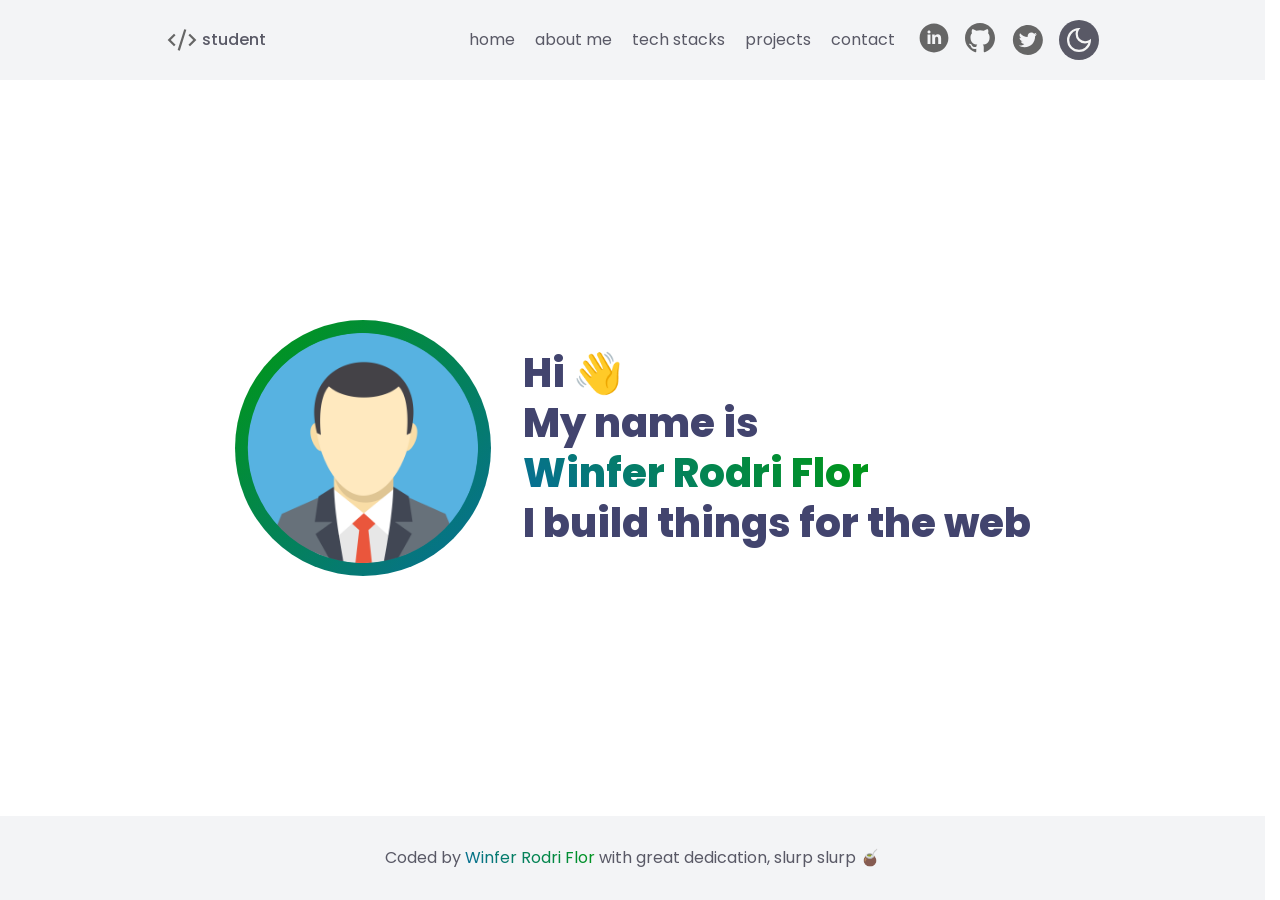
<file: index.html>
<!DOCTYPE html>
<html lang="en">
<head>
    <meta charset="UTF-8">
    <meta name="viewport" content="width=device-width, initial-scale=1.0">
    
    <!-- font family pack from 'google fonts' -->
    <link rel="preconnect" href="https://fonts.googleapis.com">
    <link rel="preconnect" href="https://fonts.gstatic.com" crossorigin>
    <link href="https://fonts.googleapis.com/css2?family=Poppins:ital,wght@0,100;0,200;0,300;0,400;0,500;0,600;0,700;0,800;0,900;1,100;1,200;1,300;1,400;1,500;1,600;1,700;1,800;1,900&display=swap" rel="stylesheet">

    <!-- CSS files in order. consistent, specific and unique designs. -->
    <link rel="stylesheet" href="./css/base.css">
    <link rel="stylesheet" href="./css/home.css">


    <title> Portfolio Task </title>
</head>
<body>
    
    <!-- check the theme mode -->
    <input type="checkbox" id="theme-toggle">

    <header>
        <div class="head-container">
            <!-- brandname -->
            <a href="/" class="brand-link">
                <img src="./img/icon/code-dark-icon.svg" alt=""> 
                <span> student </span> 
            </a>

            <!-- page categories links -->
            <nav class="main-menu" aria-label="main navigation">
                <ul class="nav-page-list">
                    <li>
                        <a href="./index.html" class="nav-link"> home </a>
                    </li>         
                    <li>
                        <a href="./about.html" class="nav-link"> about me </a>
                    </li>
                    <li>
                        <a href="./tech.html" class="nav-link"> tech stacks </a>
                    </li>
                    <li>
                        <a href="./projects.html" class="nav-link"> projects </a>
                    </li>
                    <li>
                        <a href="./contact.html" class="nav-link"> contact </a>
                    </li>
                </ul>

                <!-- social media image link -->
                <ul class="nav-social-list">
                    <li>
                        <a href="#" aria-label="linkedin profile">
                            <img src="./img/logo/linkedin-logo.svg" alt="" aria-hidden="true">
                        </a>
                    </li>
                    <li>
                        <a href="#" aria-label="github profile">
                            <img src="./img/logo/github-logo.svg" alt="" aria-hidden="true">
                        </a>
                    </li>
                    <li>
                        <a href="#" aria-label="x profile">
                            <img src="./img/logo/x-logo.svg" alt="" aria-hidden="true">
                        </a>
                    </li>
                </ul>
            </nav>

            <!-- toggle buttons -->
            <div class="header-toggle-box">
                <label for="theme-toggle" class="toggle-label" tabindex="0">
                    <!-- toggle to dark/light mode  -->
                </label>
                <button class="drop-none" aria-label="toggle to open/close the dropmenu" popovertarget="drop-menu">
                    <img src="./img/icon/menu-light-icon.svg" alt="" aria-hidden="true">
                </button>
            </div>
        </div>


        <!-- page categories links -->
        <nav id="drop-menu" aria-label="main navigation" popover="auto">
            <ul class="drop-page-list">
                <li>
                    <a href="./index.html" class="drop-link"> home </a>
                </li>         
                <li>
                    <a href="./about.html" class="drop-link"> about me </a>
                </li>
                <li>
                    <a href="./tech.html" class="drop-link"> tech stacks </a>
                </li>
                <li>
                    <a href="./projects.html" class="drop-link"> projects </a>
                </li>
                <li>
                    <a href="./contact.html" class="drop-link"> contact </a>
                </li>
            </ul>

            <!-- social media image link -->
            <ul class="drop-social-list">
                <li>
                    <a href="#" aria-label="linkedin profile">
                        <img src="./img/logo/linkedin-logo.svg" alt="" aria-hidden="true">
                    </a>
                </li>
                <li>
                    <a href="#" aria-label="github profile">
                        <img src="./img/logo/github-logo.svg" alt="" aria-hidden="true">
                    </a>
                </li>
                <li>
                    <a href="#" aria-label="x profile">
                        <img src="./img/logo/x-logo.svg" alt="" aria-hidden="true">
                    </a>
                </li>
            </ul>
        </nav>
    </header>

    

    <main>
        <div class="home-container">
            <img src="./img/avatar.png" class="home-profile" alt="profile picture at work">
            
            <h1 class="home-headline">
                Hi <span role="img" aria-label="waving hand">👋</span><br class="span-br">
                My name is <br class="span-br">
                <span class="coder-name"> Winfer Rodri Flor </span> <br class="span-br">
                I build things for the web
            </h1>
        </div>
    </main>



    <footer>
        <div class="foot-container">
            <p class="foot-p"> 
                Coded by <span class="coder-mini-name"> Winfer Rodri Flor </span> 
                with great dedication, slurp slurp 🧉
            </p>
        </div>
    </footer>
    
</body>
</html>
</file>
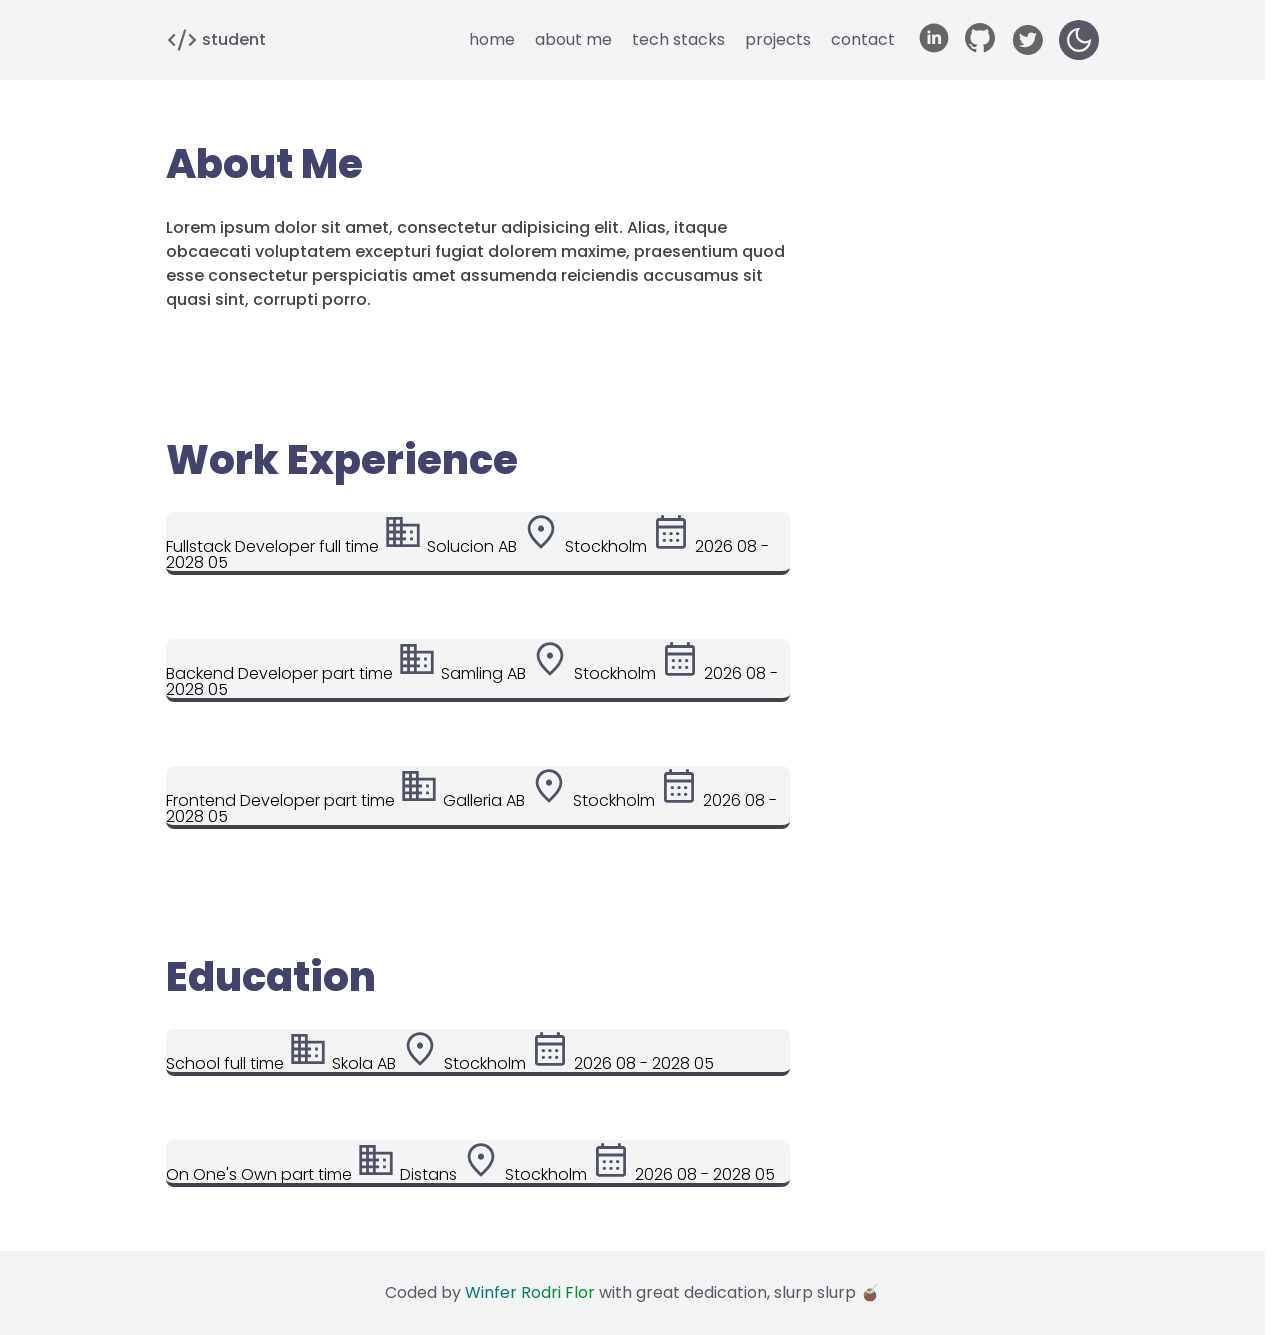
<file: about.html>
<!DOCTYPE html>
<html lang="en">
<head>
    <meta charset="UTF-8">
    <meta name="viewport" content="width=device-width, initial-scale=1.0">
    
    <!-- font family pack from 'google fonts' -->
    <link rel="preconnect" href="https://fonts.googleapis.com">
    <link rel="preconnect" href="https://fonts.gstatic.com" crossorigin>
    <link href="https://fonts.googleapis.com/css2?family=Poppins:ital,wght@0,100;0,200;0,300;0,400;0,500;0,600;0,700;0,800;0,900;1,100;1,200;1,300;1,400;1,500;1,600;1,700;1,800;1,900&display=swap" rel="stylesheet">

    <!-- CSS files in order. consistent, specific and unique designs. -->
    <link rel="stylesheet" href="./css/base.css">
    <link rel="stylesheet" href="./css/about.css">


    <title> Portfolio Task </title>
</head>
<body>
    <!-- check the theme mode -->
    <input type="checkbox" id="theme-toggle">
    
    <header>
        <div class="head-container">
            <!-- brandname -->
            <a href="/" class="brand-link">
                <img src="./img/icon/code-dark-icon.svg" alt=""> 
                <span> student </span> 
            </a>

            <!-- page categories links -->
            <nav class="main-menu" aria-label="main navigation">
                <ul class="nav-page-list">
                    <li>
                        <a href="./index.html" class="nav-link"> home </a>
                    </li>         
                    <li>
                        <a href="./about.html" class="nav-link"> about me </a>
                    </li>
                    <li>
                        <a href="./tech.html" class="nav-link"> tech stacks </a>
                    </li>
                    <li>
                        <a href="./projects.html" class="nav-link"> projects </a>
                    </li>
                    <li>
                        <a href="./contact.html" class="nav-link"> contact </a>
                    </li>
                </ul>

                <!-- social media image link -->
                <ul class="nav-social-list">
                    <li>
                        <a href="#" aria-label="linkedin profile">
                            <img src="./img/logo/linkedin-logo.svg" alt="" aria-hidden="true">
                        </a>
                    </li>
                    <li>
                        <a href="#" aria-label="github profile">
                            <img src="./img/logo/github-logo.svg" alt="" aria-hidden="true">
                        </a>
                    </li>
                    <li>
                        <a href="#" aria-label="x profile">
                            <img src="./img/logo/x-logo.svg" alt="" aria-hidden="true">
                        </a>
                    </li>
                </ul>
            </nav>

            <!-- toggle buttons -->
            <div class="header-toggle-box">
                <label for="theme-toggle" class="toggle-label" tabindex="0">
                    <!-- toggle to dark/light mode  -->
                </label>
                <button class="drop-none" aria-label="toggle to open/close the dropmenu" popovertarget="drop-menu">
                    <img src="./img/icon/menu-light-icon.svg" alt="" aria-hidden="true">
                </button>
            </div>
        </div>


        <!-- page categories links -->
        <nav id="drop-menu" aria-label="main navigation" popover="auto">
            <ul class="drop-page-list">
                <li>
                    <a href="./index.html" class="drop-link"> home </a>
                </li>         
                <li>
                    <a href="./about.html" class="drop-link"> about me </a>
                </li>
                <li>
                    <a href="./tech.html" class="drop-link"> tech stacks </a>
                </li>
                <li>
                    <a href="./projects.html" class="drop-link"> projects </a>
                </li>
                <li>
                    <a href="./contact.html" class="drop-link"> contact </a>
                </li>
            </ul>

            <!-- social media image link -->
            <ul class="drop-social-list">
                <li>
                    <a href="#" aria-label="linkedin profile">
                        <img src="./img/logo/linkedin-logo.svg" alt="" aria-hidden="true">
                    </a>
                </li>
                <li>
                    <a href="#" aria-label="github profile">
                        <img src="./img/logo/github-logo.svg" alt="" aria-hidden="true">
                    </a>
                </li>
                <li>
                    <a href="#" aria-label="x profile">
                        <img src="./img/logo/x-logo.svg" alt="" aria-hidden="true">
                    </a>
                </li>
            </ul>
        </nav>
    </header>

    

    <main>
        <div class="about-container">
            <article>
                <h1 class="about-title"> About Me </h1>
                <p class="about-p"> 
                    Lorem ipsum dolor sit amet, consectetur adipisicing elit. Alias, 
                    itaque obcaecati voluptatem excepturi fugiat dolorem maxime, 
                    praesentium quod esse consectetur perspiciatis amet assumenda 
                    reiciendis accusamus sit quasi sint, corrupti porro.
                </p>
            </article>

            <section aria-labelledby="work">
                <h2> Work Experience </h2>
                <ul class="task-list">
                    <li> 
                        <details class="task">
                            <summary>
                                <span class="task-top">
                                    <span class="task-title"> Fullstack Developer </span>
                                    <span class="task-period"> full time </span>
                                </span>
                                <span class="task-details">
                                    <span class="task-adress">
                                        <span><img src="./img/icon/building-dark-icon.svg" alt=""> Solucion AB </span>
                                        <span><img src="./img/icon/location-dark-icon.svg" alt=""> Stockholm </span>
                                    </span>
                                    <span class="task-date">
                                        <img src="./img/icon/calendar-dark-icon.svg" alt="">
                                        <time datetime="2026-08"> 2026 08 </time> -
                                        <time datetime="2028-05"> 2028 05 </time>
                                    </span>
                                </span>
                            </summary>
                            <p class="task-info">
                                Lorem ipsum dolor sit amet consectetur adipisicing elit. 
                                Officia temporibus quaerat cumque labore iste consequatur laboriosam hic inventore in iusto, 
                                facilis odit nisi modi voluptates magnam amet rem distinctio tempora.
                            </p>
                        </details>
                    </li>
                    <li> 
                        <details class="task">
                            <summary>
                                <span class="task-top">
                                    <span class="task-title"> Backend Developer </span>
                                    <span class="task-period"> part time </span>
                                </span>
                                <span class="task-details">
                                    <span class="task-adress">
                                        <span><img src="./img/icon/building-dark-icon.svg" alt=""> Samling AB </span>
                                        <span><img src="./img/icon/location-dark-icon.svg" alt=""> Stockholm </span>
                                    </span>
                                    <span class="task-date">
                                        <img src="./img/icon/calendar-dark-icon.svg" alt="">
                                        <time datetime="2026-08"> 2026 08 </time> -
                                        <time datetime="2028-05"> 2028 05 </time>
                                    </span>
                                </span>
                            </summary>
                            <p class="task-info">
                                Lorem ipsum dolor sit amet consectetur adipisicing elit. 
                                Officia temporibus quaerat cumque labore iste consequatur laboriosam hic inventore in iusto, 
                                facilis odit nisi modi voluptates magnam amet rem distinctio tempora.
                            </p>
                        </details>
                    </li>
                    <li> 
                        <details class="task">
                            <summary>
                                <span class="task-top">
                                    <span class="task-title"> Frontend Developer </span>
                                    <span class="task-period"> part time </span>
                                </span>
                                <span class="task-details">
                                    <span class="task-adress">
                                        <span><img src="./img/icon/building-dark-icon.svg" alt=""> Galleria AB </span>
                                        <span><img src="./img/icon/location-dark-icon.svg" alt=""> Stockholm </span>
                                    </span>
                                    <span class="task-date">
                                        <img src="./img/icon/calendar-dark-icon.svg" alt="">
                                        <time datetime="2026-08"> 2026 08 </time> -
                                        <time datetime="2028-05"> 2028 05 </time>
                                    </span>
                                </span>
                            </summary>
                            <p class="task-info">
                                Lorem ipsum dolor sit amet consectetur adipisicing elit. 
                                Officia temporibus quaerat cumque labore iste consequatur laboriosam hic inventore in iusto, 
                                facilis odit nisi modi voluptates magnam amet rem distinctio tempora.
                            </p>
                        </details>
                    </li>
                </ul>
            </section>


            <section aria-labelledby="education">
                <h2> Education </h2>
                <ul class="task-list">
                    <li> 
                        <details class="task">
                            <summary>
                                <span class="task-top">
                                    <span class="task-title"> School </span>
                                    <span class="task-period"> full time </span>
                                </span>
                                <span class="task-details">
                                    <span class="task-adress">
                                        <span><img src="./img/icon/building-dark-icon.svg" alt=""> Skola AB </span>
                                        <span><img src="./img/icon/location-dark-icon.svg" alt=""> Stockholm </span>
                                    </span>
                                    <span class="task-date">
                                        <img src="./img/icon/calendar-dark-icon.svg" alt="">
                                        <time datetime="2026-08"> 2026 08 </time> -
                                        <time datetime="2028-05"> 2028 05 </time>
                                    </span>
                                </span>
                            </summary>
                            <p class="task-info">
                                Lorem ipsum dolor sit amet consectetur adipisicing elit. 
                                Officia temporibus quaerat cumque labore iste consequatur laboriosam hic inventore in iusto, 
                                facilis odit nisi modi voluptates magnam amet rem distinctio tempora.
                            </p>
                        </details>

                    </li>
                    <li> 
                        <details class="task">
                            <summary>
                                <span class="task-top">
                                    <span class="task-title"> On One's Own  </span>
                                    <span class="task-period"> part time </span>
                                </span>
                                <span class="task-details">
                                    <span class="task-adress">
                                        <span><img src="./img/icon/building-dark-icon.svg" alt=""> Distans </span>
                                        <span><img src="./img/icon/location-dark-icon.svg" alt=""> Stockholm </span>
                                    </span>
                                    <span class="task-date">
                                        <img src="./img/icon/calendar-dark-icon.svg" alt="">
                                        <time datetime="2026-08"> 2026 08 </time> -
                                        <time datetime="2028-05"> 2028 05 </time>
                                    </span>
                                </span>
                            </summary>
                            <p class="task-info">
                                Lorem ipsum dolor sit amet consectetur adipisicing elit. 
                                Officia temporibus quaerat cumque labore iste consequatur laboriosam hic inventore in iusto, 
                                facilis odit nisi modi voluptates magnam amet rem distinctio tempora.
                            </p>
                        </details>
                    </li>
                </ul>
            </section>
        </div>
    </main>


    
    <footer>
        <div class="foot-container">
            <p class="foot-p"> 
                Coded by <span class="coder-mini-name"> Winfer Rodri Flor </span> 
                with great dedication, slurp slurp 🧉
            </p>
        </div>
    </footer>
    
</body>
</html>
</file>
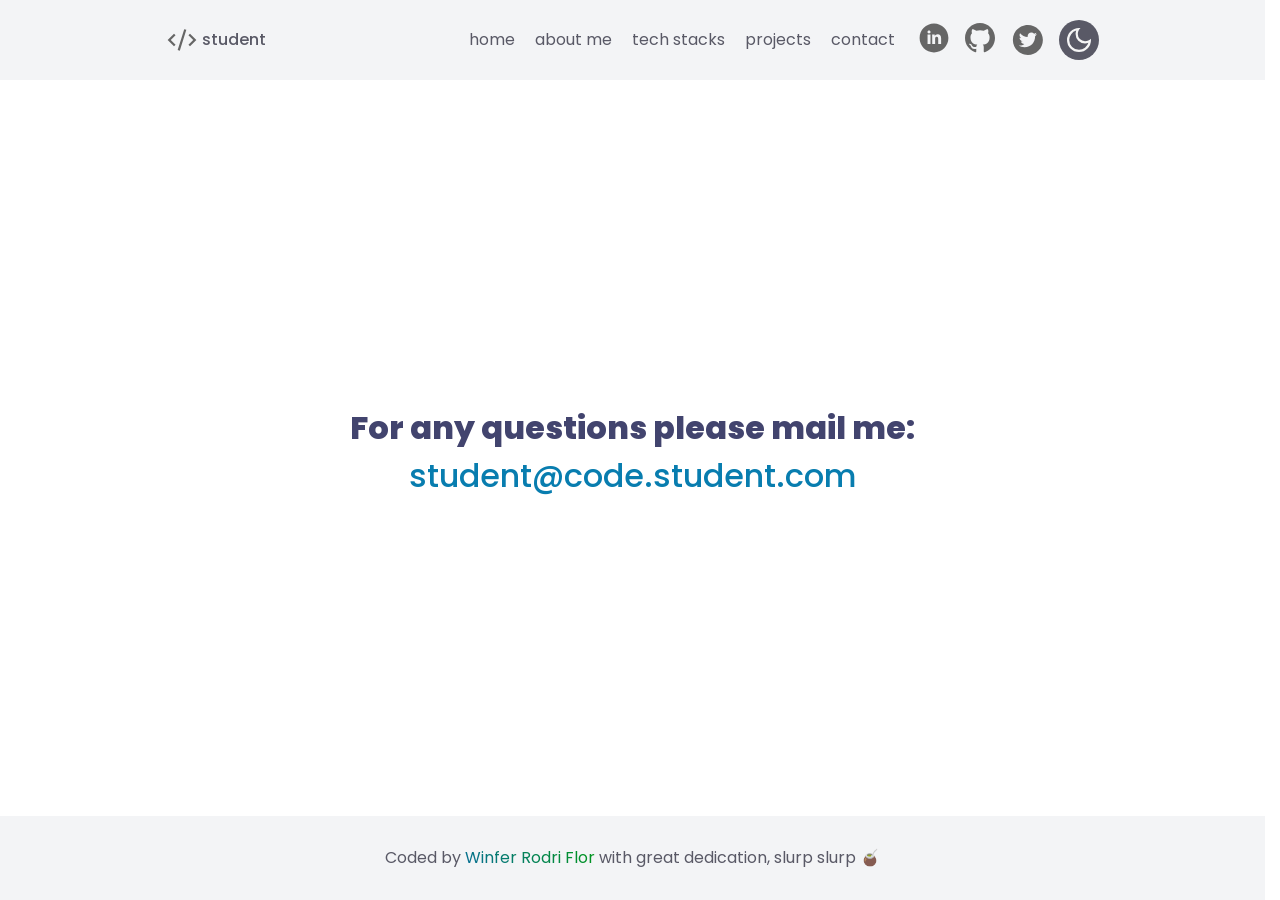
<file: contact.html>
<!DOCTYPE html>
<html lang="en">
<head>
    <meta charset="UTF-8">
    <meta name="viewport" content="width=device-width, initial-scale=1.0">
    
    <!-- font family pack from 'google fonts' -->
    <link rel="preconnect" href="https://fonts.googleapis.com">
    <link rel="preconnect" href="https://fonts.gstatic.com" crossorigin>
    <link href="https://fonts.googleapis.com/css2?family=Poppins:ital,wght@0,100;0,200;0,300;0,400;0,500;0,600;0,700;0,800;0,900;1,100;1,200;1,300;1,400;1,500;1,600;1,700;1,800;1,900&display=swap" rel="stylesheet">

    <!-- CSS files in order. consistent, specific and unique designs. -->
    <link rel="stylesheet" href="./css/base.css">
    <link rel="stylesheet" href="./css/contact.css">


    <title> Portfolio Task </title>
</head>
<body>
    <!-- check the theme mode -->
    <input type="checkbox" id="theme-toggle">
    
    <header>
        <div class="head-container">
            <!-- brandname -->
            <a href="/" class="brand-link">
                <img src="./img/icon/code-dark-icon.svg" alt=""> 
                <span> student </span> 
            </a>

            <!-- page categories links -->
            <nav class="main-menu" aria-label="main navigation">
                <ul class="nav-page-list">
                    <li>
                        <a href="./index.html" class="nav-link"> home </a>
                    </li>         
                    <li>
                        <a href="./about.html" class="nav-link"> about me </a>
                    </li>
                    <li>
                        <a href="./tech.html" class="nav-link"> tech stacks </a>
                    </li>
                    <li>
                        <a href="./projects.html" class="nav-link"> projects </a>
                    </li>
                    <li>
                        <a href="./contact.html" class="nav-link"> contact </a>
                    </li>
                </ul>

                <!-- social media image link -->
                <ul class="nav-social-list">
                    <li>
                        <a href="#" aria-label="linkedin profile">
                            <img src="./img/logo/linkedin-logo.svg" alt="" aria-hidden="true">
                        </a>
                    </li>
                    <li>
                        <a href="#" aria-label="github profile">
                            <img src="./img/logo/github-logo.svg" alt="" aria-hidden="true">
                        </a>
                    </li>
                    <li>
                        <a href="#" aria-label="x profile">
                            <img src="./img/logo/x-logo.svg" alt="" aria-hidden="true">
                        </a>
                    </li>
                </ul>
            </nav>

            <!-- toggle buttons -->
            <div class="header-toggle-box">
                <label for="theme-toggle" class="toggle-label" tabindex="0">
                    <!-- toggle to dark/light mode  -->
                </label>
                <button class="drop-none" aria-label="toggle to open/close the dropmenu" popovertarget="drop-menu">
                    <img src="./img/icon/menu-light-icon.svg" alt="" aria-hidden="true">
                </button>
            </div>
        </div>


        <!-- page categories links -->
        <nav id="drop-menu" aria-label="main navigation" popover="auto">
            <ul class="drop-page-list">
                <li>
                    <a href="./index.html" class="drop-link"> home </a>
                </li>         
                <li>
                    <a href="./about.html" class="drop-link"> about me </a>
                </li>
                <li>
                    <a href="./tech.html" class="drop-link"> tech stacks </a>
                </li>
                <li>
                    <a href="./projects.html" class="drop-link"> projects </a>
                </li>
                <li>
                    <a href="./contact.html" class="drop-link"> contact </a>
                </li>
            </ul>

            <!-- social media image link -->
            <ul class="drop-social-list">
                <li>
                    <a href="#" aria-label="linkedin profile">
                        <img src="./img/logo/linkedin-logo.svg" alt="" aria-hidden="true">
                    </a>
                </li>
                <li>
                    <a href="#" aria-label="github profile">
                        <img src="./img/logo/github-logo.svg" alt="" aria-hidden="true">
                    </a>
                </li>
                <li>
                    <a href="#" aria-label="x profile">
                        <img src="./img/logo/x-logo.svg" alt="" aria-hidden="true">
                    </a>
                </li>
            </ul>
        </nav>
    </header>

    

    <main>
        <div class="contact-content">
            <h1 class="contact-title"> For any questions please mail me: </h1>
            <a href="mailto:" class="contact-p" aria-label="send e-mail to student@code.student.com"> student@code.student.com </a>
        </div>
    </main>


    
    <footer>
        <div class="foot-container">
            <p class="foot-p"> 
                Coded by <span class="coder-mini-name"> Winfer Rodri Flor </span> 
                with great dedication, slurp slurp 🧉
            </p>
        </div>
    </footer>
    
</body>
</html>
</file>
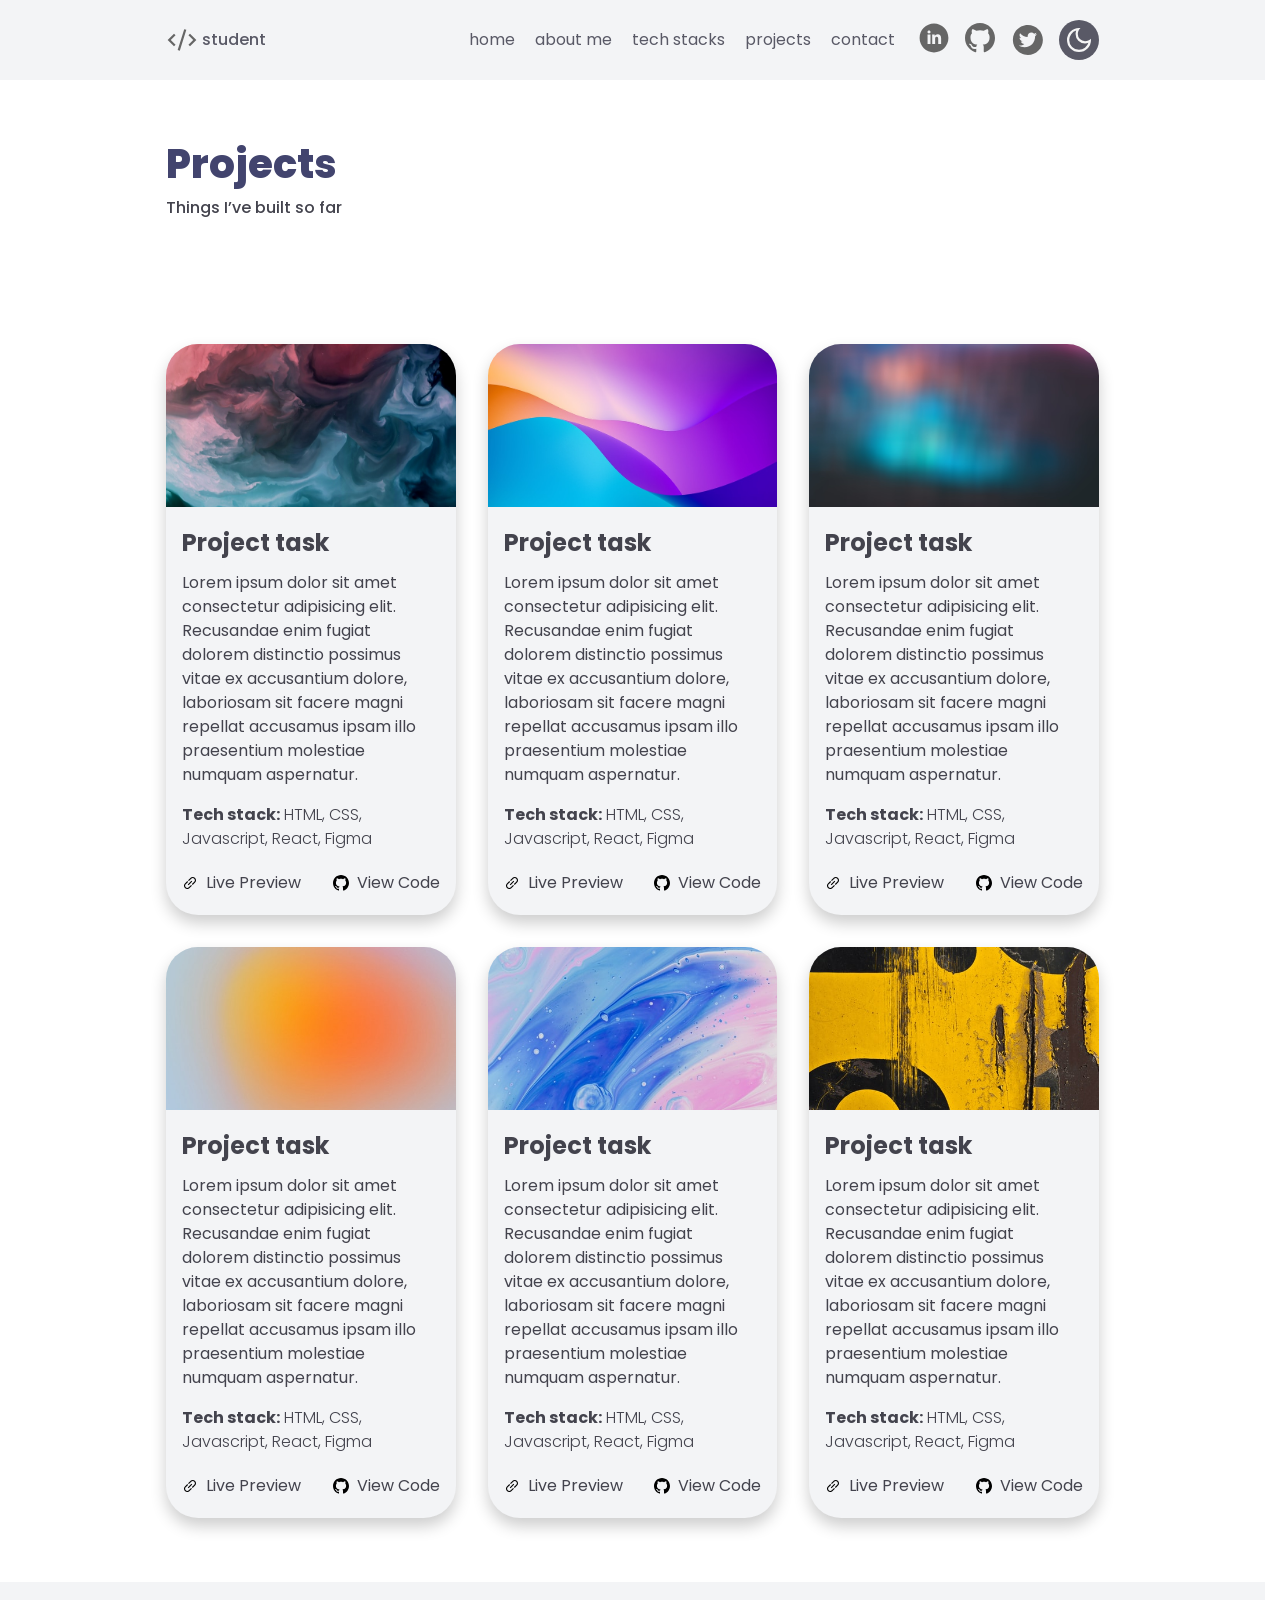
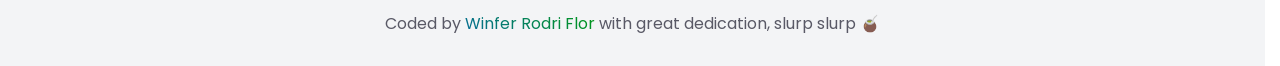
<file: projects.html>
<!DOCTYPE html>
<html lang="en">
<head>
    <meta charset="UTF-8">
    <meta name="viewport" content="width=device-width, initial-scale=1.0">
    
    <!-- font family pack from 'google fonts' -->
    <link rel="preconnect" href="https://fonts.googleapis.com">
    <link rel="preconnect" href="https://fonts.gstatic.com" crossorigin>
    <link href="https://fonts.googleapis.com/css2?family=Poppins:ital,wght@0,100;0,200;0,300;0,400;0,500;0,600;0,700;0,800;0,900;1,100;1,200;1,300;1,400;1,500;1,600;1,700;1,800;1,900&display=swap" rel="stylesheet">

    <!-- CSS files in order. consistent, specific and unique designs. -->
    <link rel="stylesheet" href="./css/base.css">
    <link rel="stylesheet" href="./css/projects.css">


    <title> Portfolio Task </title>
</head>
<body>
    <!-- check the theme mode -->
    <input type="checkbox" id="theme-toggle">
    
    <header>
        <div class="head-container">
            <!-- brandname -->
            <a href="/" class="brand-link">
                <img src="./img/icon/code-dark-icon.svg" alt=""> 
                <span> student </span> 
            </a>

            <!-- page categories links -->
            <nav class="main-menu" aria-label="main navigation">
                <ul class="nav-page-list">
                    <li>
                        <a href="./index.html" class="nav-link"> home </a>
                    </li>         
                    <li>
                        <a href="./about.html" class="nav-link"> about me </a>
                    </li>
                    <li>
                        <a href="./tech.html" class="nav-link"> tech stacks </a>
                    </li>
                    <li>
                        <a href="./projects.html" class="nav-link"> projects </a>
                    </li>
                    <li>
                        <a href="./contact.html" class="nav-link"> contact </a>
                    </li>
                </ul>

                <!-- social media image link -->
                <ul class="nav-social-list">
                    <li>
                        <a href="#" aria-label="linkedin profile">
                            <img src="./img/logo/linkedin-logo.svg" alt="" aria-hidden="true">
                        </a>
                    </li>
                    <li>
                        <a href="#" aria-label="github profile">
                            <img src="./img/logo/github-logo.svg" alt="" aria-hidden="true">
                        </a>
                    </li>
                    <li>
                        <a href="#" aria-label="x profile">
                            <img src="./img/logo/x-logo.svg" alt="" aria-hidden="true">
                        </a>
                    </li>
                </ul>
            </nav>

            <!-- toggle buttons -->
            <div class="header-toggle-box">
                <label for="theme-toggle" class="toggle-label" tabindex="0">
                    <!-- toggle to dark/light mode  -->
                </label>
                <button class="drop-none" aria-label="toggle to open/close the dropmenu" popovertarget="drop-menu">
                    <img src="./img/icon/menu-light-icon.svg" alt="" aria-hidden="true">
                </button>
            </div>
        </div>


        <!-- page categories links -->
        <nav id="drop-menu" aria-label="main navigation" popover="auto">
            <ul class="drop-page-list">
                <li>
                    <a href="./index.html" class="drop-link"> home </a>
                </li>         
                <li>
                    <a href="./about.html" class="drop-link"> about me </a>
                </li>
                <li>
                    <a href="./tech.html" class="drop-link"> tech stacks </a>
                </li>
                <li>
                    <a href="./projects.html" class="drop-link"> projects </a>
                </li>
                <li>
                    <a href="./contact.html" class="drop-link"> contact </a>
                </li>
            </ul>

            <!-- social media image link -->
            <ul class="drop-social-list">
                <li>
                    <a href="#" aria-label="linkedin profile">
                        <img src="./img/logo/linkedin-logo.svg" alt="" aria-hidden="true">
                    </a>
                </li>
                <li>
                    <a href="#" aria-label="github profile">
                        <img src="./img/logo/github-logo.svg" alt="" aria-hidden="true">
                    </a>
                </li>
                <li>
                    <a href="#" aria-label="x profile">
                        <img src="./img/logo/x-logo.svg" alt="" aria-hidden="true">
                    </a>
                </li>
            </ul>
        </nav>
    </header>


    
    <main>
        <div class="project-container">
            <article>
                <h1 class="project-title"> Projects </h1>
                <p class="project-p"> Things I’ve built so far </p>
            </article>
            <ul class="project-list">
                <li>
                    <div class="project-card">
                        <img src="./img/bild1.jpg" alt="bild av en projektsida">
                        <div class="card-details">
                            <h2 class="card-title"> Project task </h2>
                            <p class="card-p">
                                Lorem ipsum dolor sit amet consectetur adipisicing elit. 
                                Recusandae enim fugiat dolorem distinctio possimus vitae ex accusantium dolore, 
                                laboriosam sit facere magni repellat accusamus ipsam illo praesentium molestiae numquam aspernatur.
                            </p>
                            <p class="card-foot"><strong>Tech stack:</strong> HTML, CSS, Javascript, React, Figma</p>
                            <div class="card-links">
                                <a href="#" aria-label="live preview of project task">
                                    <img src="./img/icon/link-chain-black-icon.svg" alt="" aria-hidden="true"> 
                                    Live Preview 
                                </a>
                                <a href="#" aria-label="show source code of project task på gitHub">
                                    <img src="./img/logo/github-b-logo.svg" alt="" aria-hidden="true"> 
                                    View Code 
                                </a>
                            </div>
                        </div>
                    </div>
                </li>
                <li>
                    <div class="project-card">
                        <img src="./img/bild2.jpg" alt="">
                        <div class="card-details">
                            <h2 class="card-title"> Project task </h2>
                            <p class="card-p">
                                Lorem ipsum dolor sit amet consectetur adipisicing elit. 
                                Recusandae enim fugiat dolorem distinctio possimus vitae ex accusantium dolore, 
                                laboriosam sit facere magni repellat accusamus ipsam illo praesentium molestiae numquam aspernatur.
                            </p>
                            <p class="card-foot"><strong>Tech stack:</strong> HTML, CSS, Javascript, React, Figma</p>
                            <div class="card-links">
                                <a href="#"><img src="./img/icon/link-chain-black-icon.svg" alt=""> Live Preview </a>
                                <a href="#"><img src="./img/logo/github-b-logo.svg" alt=""> View Code </a>
                            </div>
                        </div>
                    </div>
                </li>    
                <li>
                    <div class="project-card">
                        <img src="./img/bild3.jpg" alt="">
                        <div class="card-details">
                            <h2 class="card-title"> Project task </h2>
                            <p class="card-p">
                                Lorem ipsum dolor sit amet consectetur adipisicing elit. 
                                Recusandae enim fugiat dolorem distinctio possimus vitae ex accusantium dolore, 
                                laboriosam sit facere magni repellat accusamus ipsam illo praesentium molestiae numquam aspernatur.
                            </p>
                            <p class="card-foot"><strong>Tech stack:</strong> HTML, CSS, Javascript, React, Figma</p>
                            <div class="card-links">
                                <a href="#"><img src="./img/icon/link-chain-black-icon.svg" alt=""> Live Preview </a>
                                <a href="#"><img src="./img/logo/github-b-logo.svg" alt=""> View Code </a>
                            </div>
                        </div>
                    </div>
                </li>
                <li>
                    <div class="project-card">
                        <img src="./img/bild4.jpg" alt="">
                        <div class="card-details">
                            <h2 class="card-title"> Project task </h2>
                            <p class="card-p">
                                Lorem ipsum dolor sit amet consectetur adipisicing elit. 
                                Recusandae enim fugiat dolorem distinctio possimus vitae ex accusantium dolore, 
                                laboriosam sit facere magni repellat accusamus ipsam illo praesentium molestiae numquam aspernatur.
                            </p>
                            <p class="card-foot"><strong>Tech stack:</strong> HTML, CSS, Javascript, React, Figma</p>
                            <div class="card-links">
                                <a href="#"><img src="./img/icon/link-chain-black-icon.svg" alt=""> Live Preview </a>
                                <a href="#"><img src="./img/logo/github-b-logo.svg" alt=""> View Code </a>
                            </div>
                        </div>
                    </div>
                </li>
                <li>
                    <div class="project-card">
                        <img src="./img/bild5.jpg" alt="">
                        <div class="card-details">
                            <h2 class="card-title"> Project task </h2>
                            <p class="card-p">
                                Lorem ipsum dolor sit amet consectetur adipisicing elit. 
                                Recusandae enim fugiat dolorem distinctio possimus vitae ex accusantium dolore, 
                                laboriosam sit facere magni repellat accusamus ipsam illo praesentium molestiae numquam aspernatur.
                            </p>
                            <p class="card-foot"><strong>Tech stack:</strong> HTML, CSS, Javascript, React, Figma</p>
                            <div class="card-links">
                                <a href="#"><img src="./img/icon/link-chain-black-icon.svg" alt=""> Live Preview </a>
                                <a href="#"><img src="./img/logo/github-b-logo.svg" alt=""> View Code </a>
                            </div>
                        </div>
                    </div>
                </li>  
                <li>
                    <div class="project-card">
                        <img src="./img/bild6.jpg" alt="">
                        <div class="card-details">
                            <h2 class="card-title"> Project task </h2>
                            <p class="card-p">
                                Lorem ipsum dolor sit amet consectetur adipisicing elit. 
                                Recusandae enim fugiat dolorem distinctio possimus vitae ex accusantium dolore, 
                                laboriosam sit facere magni repellat accusamus ipsam illo praesentium molestiae numquam aspernatur.
                            </p>
                            <p class="card-foot"><strong>Tech stack:</strong> HTML, CSS, Javascript, React, Figma</p>
                            <div class="card-links">
                                <a href="#"><img src="./img/icon/link-chain-black-icon.svg" alt=""> Live Preview </a>
                                <a href="#"><img src="./img/logo/github-b-logo.svg" alt=""> View Code </a>
                            </div>
                        </div>
                    </div>
                </li>  
            </ul>
        </div>
    </main>


    
    <footer>
        <div class="foot-container">
            <p class="foot-p"> 
                Coded by <span class="coder-mini-name"> Winfer Rodri Flor </span> 
                with great dedication, slurp slurp 🧉
            </p>
        </div>
    </footer>
    
</body>
</html>
</file>
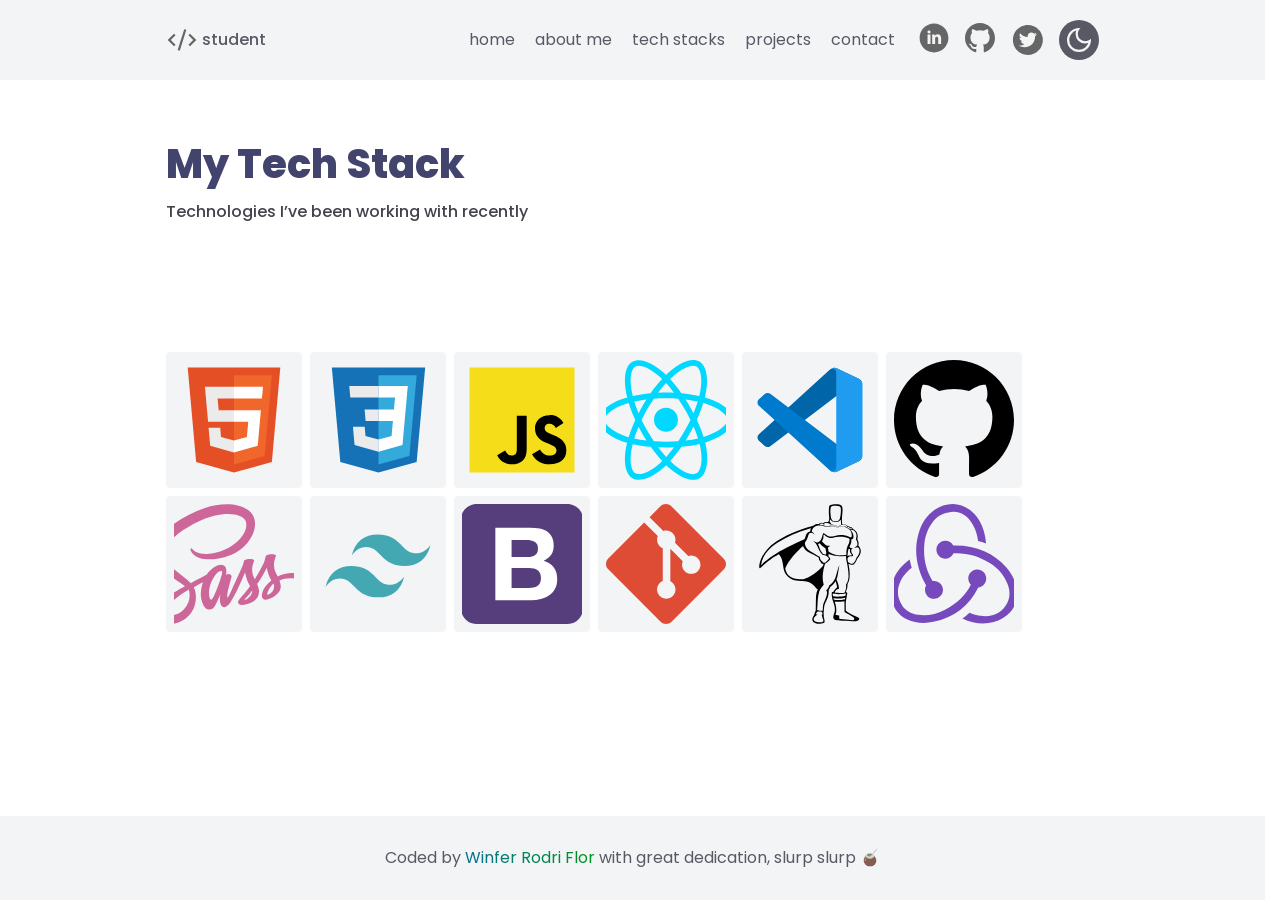
<file: tech.html>
<!DOCTYPE html>
<html lang="en">
<head>
    <meta charset="UTF-8">
    <meta name="viewport" content="width=device-width, initial-scale=1.0">
    
    <!-- font family pack from 'google fonts' -->
    <link rel="preconnect" href="https://fonts.googleapis.com">
    <link rel="preconnect" href="https://fonts.gstatic.com" crossorigin>
    <link href="https://fonts.googleapis.com/css2?family=Poppins:ital,wght@0,100;0,200;0,300;0,400;0,500;0,600;0,700;0,800;0,900;1,100;1,200;1,300;1,400;1,500;1,600;1,700;1,800;1,900&display=swap" rel="stylesheet">

    <!-- CSS files in order. consistent, specific and unique designs. -->
    <link rel="stylesheet" href="./css/base.css">
    <link rel="stylesheet" href="./css/tech.css">


    <title> Portfolio Task </title>
</head>
<body>
    <!-- check the theme mode -->
    <input type="checkbox" id="theme-toggle">
    
    <header>
        <div class="head-container">
            <!-- brandname -->
            <a href="/" class="brand-link">
                <img src="./img/icon/code-dark-icon.svg" alt=""> 
                <span> student </span> 
            </a>

            <!-- page categories links -->
            <nav class="main-menu" aria-label="main navigation">
                <ul class="nav-page-list">
                    <li>
                        <a href="./index.html" class="nav-link"> home </a>
                    </li>         
                    <li>
                        <a href="./about.html" class="nav-link"> about me </a>
                    </li>
                    <li>
                        <a href="./tech.html" class="nav-link"> tech stacks </a>
                    </li>
                    <li>
                        <a href="./projects.html" class="nav-link"> projects </a>
                    </li>
                    <li>
                        <a href="./contact.html" class="nav-link"> contact </a>
                    </li>
                </ul>

                <!-- social media image link -->
                <ul class="nav-social-list">
                    <li>
                        <a href="#" aria-label="linkedin profile">
                            <img src="./img/logo/linkedin-logo.svg" alt="" aria-hidden="true">
                        </a>
                    </li>
                    <li>
                        <a href="#" aria-label="github profile">
                            <img src="./img/logo/github-logo.svg" alt="" aria-hidden="true">
                        </a>
                    </li>
                    <li>
                        <a href="#" aria-label="x profile">
                            <img src="./img/logo/x-logo.svg" alt="" aria-hidden="true">
                        </a>
                    </li>
                </ul>
            </nav>

            <!-- toggle buttons -->
            <div class="header-toggle-box">
                <label for="theme-toggle" class="toggle-label" tabindex="0">
                    <!-- toggle to dark/light mode  -->
                </label>
                <button class="drop-none" aria-label="toggle to open/close the dropmenu" popovertarget="drop-menu">
                    <img src="./img/icon/menu-light-icon.svg" alt="" aria-hidden="true">
                </button>
            </div>
        </div>


        <!-- page categories links -->
        <nav id="drop-menu" aria-label="main navigation" popover="auto">
            <ul class="drop-page-list">
                <li>
                    <a href="./index.html" class="drop-link"> home </a>
                </li>         
                <li>
                    <a href="./about.html" class="drop-link"> about me </a>
                </li>
                <li>
                    <a href="./tech.html" class="drop-link"> tech stacks </a>
                </li>
                <li>
                    <a href="./projects.html" class="drop-link"> projects </a>
                </li>
                <li>
                    <a href="./contact.html" class="drop-link"> contact </a>
                </li>
            </ul>

            <!-- social media image link -->
            <ul class="drop-social-list">
                <li>
                    <a href="#" aria-label="linkedin profile">
                        <img src="./img/logo/linkedin-logo.svg" alt="" aria-hidden="true">
                    </a>
                </li>
                <li>
                    <a href="#" aria-label="github profile">
                        <img src="./img/logo/github-logo.svg" alt="" aria-hidden="true">
                    </a>
                </li>
                <li>
                    <a href="#" aria-label="x profile">
                        <img src="./img/logo/x-logo.svg" alt="" aria-hidden="true">
                    </a>
                </li>
            </ul>
        </nav>
    </header>

    

    <main>
        <div class="tech-container">
            <article>
                <h1 class="tech-title"> My Tech Stack </h1>
                <p class="tech-p">  Technologies I’ve been working with recently </p>
            </article>
            <ul class="tech-list">
                <li><img src="./img/logo/html-logo.svg" alt="html"></li>                    <li><img src="./img/logo/css-logo.svg" alt="CSS logo"></li>
                <li><img src="./img/logo/javascript-logo.svg" alt="javascript"></li>
                <li><img src="./img/logo/react-logo.svg" alt="react"></li>
                <li><img src="./img/logo/vscode-logo.svg" alt="vscode"></li>
                <li><img src="./img/logo/github-b-logo.svg" alt="github"></li>
                <li><img src="./img/logo/sass-logo.svg" alt="sass"></li>
                <li><img src="./img/logo/tailwind-logo.svg" alt="tailwind"></li>
                <li><img src="./img/logo/bootstrap-logo.svg" alt="bootstrap"></li>
                <li><img src="./img/logo/git-logo.svg" alt="git"></li>
                <li><img src="./img/logo/greensock-logo.svg" alt="greensock"></li>
                <li><img src="./img/logo/unknown-logo.svg" alt="unknown"></li>
            </ul>
        </div>
    </main>


    
    <footer>
        <div class="foot-container">
            <p class="foot-p"> 
                Coded by <span class="coder-mini-name"> Winfer Rodri Flor </span> 
                with great dedication, slurp slurp 🧉
            </p>
        </div>
    </footer>
    
</body>
</html>
</file>
<file: css/base.css>
:root {
    /* color theme */
    --surface:      #FFFFFF;

    /* header/nav */
    --header-con:   #F3F4F6; 
    --nav-link:     #595966; /* #666666 */
    --nav-button:   #595966;
    --nav-menu:     #F3F4F6;
    --foot-con:     #F3F4F6;
    --foot-p:       #595966;

    /* home */
    --home-titel:   #42446E;
    --pic-frame:    #076D99; /* #14B2F5  */

    /* about */
    --about-title:  #42446E;
    --about-p:      #43434D;
    --about-list:   #F3F4F6;
    --ab-list-titel:#43434D;
    --ab-list-p:    #F3F4F6; /* #3D3F66 */
    --ab-list-ps:   #43434D; /* #A7A7A7 */
    --ab-list-box:  #01660B; /* #D7FFE0 */
    --ab-list-boxp: #F3F4F6; /* #161627 #018C0F */
    --ab-list-bdr:  #076D99;
    --ab-task-info: #076D99;

    /* tech */
    --tech-title:   #42446E;
    --tech-p:       #43434D;
    --tech-bframe:  #F3F4F6;

    /* projects */
    --project-title:#42446E;
    --project-p:    #43434D;
    --project-card: #F3F4F6;
    --pr-card-title:#43434D; /* 000000 */
    --pr-card-p:    #43434D;
    --pr-card-foot: #43434D;
    --pr-card-link: #43434D;

    /* contact */
    --contact-title: #42446E;
    --contact-p:     #087DAF;

}

#theme-toggle:checked ~ * {
    /* color theme */
    --surface:      #101019 ;

    /* header/nav */
    --header-con:   #181825;
    --nav-link:     #868699; 
    --nav-button:   #595966;
    --nav-menu:     #181825;
    --foot-con:     #181825;
    --foot-p:       #868699;

    /* home */
    --home-titel:   #F3F4F6;    

    /* about */
    --about-title:  #F3F4F6;
    --about-p:      #868699;
    --about-list:   #181825;
    --ab-list-titel:#868699;
    --ab-list-ps:   #858599;

    /* tech */
    --tech-title:   #F3F4F6;   
    --tech-p:       #868699;
    --tech-bframe:  #181825; 

    /* project */
    --project-title:#F3F4F6;
    --project-p:    #868699;
    --project-card: #181825;
    --pr-card-title:#F3F4F6;
    --pr-card-p:    #868699;
    --pr-card-foot: #868699;
    --pr-card-link: #F3F4F6;

    /* contact */
    --contact-title: #F3F4F6;
    --contact-p:     #0A92CC;
    

    animation: showColors 0.5s ease;
}

@keyframes showColors {
    from {
        opacity: 0;
    }
}



/* theme mode toggle */
.toggle-label::after {
    content: "";
    width: 2rem; height: 2rem; 
        background-image: url(/img/icon/moon-light-icon.svg);
        background-size: cover;
        background-position: center;
}

#theme-toggle:checked ~ * .toggle-label::after {
    background-image: url(/img/icon/sun-icon.svg);
}

#theme-toggle {
    display: none;
}



/* stop the animation and transition */
@media (prefers-reduced-motion: reduce) {
  *,
  *::before,
  *::after {
    animation: 0ms !important;
    transition: 0ms !important;
  }
}




/*** 2. RESET ***/
* {
/* removes spaces that are already present on a newly opened web page */
margin:     0;
padding:    0;

/* returns the actual content size, including padding, border, margin and etc */
box-sizing: border-box;
}

/* removes the dot that comes with the list item by default */
li, summary { list-style-type: none; }

/* the images on the site is always wide as the parent-element */
img { max-width: 100%; object-fit: cover; }

/* removes the underline, which is the default. */
a { text-decoration: none; }


a:focus, button:focus, label:focus, details:focus {
    outline: none;
}  

/* Keyboard navigation displays a clear outline */
a:focus-visible, button:focus-visible, label:focus-visible, details:focus-visible {
    border-radius: .25rem;
    outline: .25rem solid var(--nav-link);
    outline-offset: .5rem;
}  





/*** 3. ELEMENT ***/
/* knowledge from the class */ /*
html {
    font-size: 62.5%; 1rem = 10px
} 
*/


html {
    scrollbar-gutter: stable;
}


body {
        /* standard pack for the whole project */
        font-family:        "Poppins", sans-serif;
        font-size:          1rem;
        font-weight:        300;
        line-height:        1;
        background-color:   #ffffff;


        display: grid;
        grid-template-rows: auto 1fr auto;
        min-height: 100dvh;
}



/*** 4. SHARED BLOCK ***/
header {
        background-color: var(--header-con);
        user-select: none;


    .head-container {
        display: flex;
        column-gap: 1rem;
        justify-content: end;
        align-items: center;
        padding: 1rem .5rem;
        max-width: 64rem;
        margin: 0 auto;
    }


    .header-toggle-box {
        display: flex;
        column-gap: 1rem;
    }


    .main-menu {
        display: none;
        column-gap: 1rem; 
        align-items: center;
    }

    .nav-page-list {
        display: flex;
        column-gap: .25rem;
    }

    .nav-social-list {
        display: flex;
        column-gap: 1rem;
    }


    #drop-menu {
        border: none;
        width: 100%;
        top: 4rem;
            background-color: var(--nav-menu);
            position: static;
            opacity: 0;
            transition: opacity 0.3s, overlay 0.3s allow-discrete, display 0.3s allow-discrete;
    }

    #drop-menu:popover-open {
            opacity: 1;
    }

    .drop-social-list {
        display: flex;
        column-gap: 2rem;
        justify-content: center;
        padding: 2rem;
    }
}


footer {
        background-color: var(--foot-con);

    .foot-container {
        max-width: 64rem;
        margin: 0 auto;
        padding: 2rem .5rem;
    }
}




/*** 5. FEATURING ***/
/* paragraph */
.foot-p {
        font-weight: 400;
        line-height: 1.25;
        text-align: center;
        color: var(--foot-p);
}


/* link */
.drop-link { 
    display: block;
    padding: 1rem 0;
        font-weight: 400;
        text-align: center;
        color: var(--nav-link);

}

.drop-link:hover {
    color: #F3F4F6;
    background-color: #076D99;
}

.nav-link { 
    display: block;
    padding: 1rem .5rem;
    border-radius: .25rem;
        font-weight: 400;
        text-align: center;
        color: var(--nav-link);
    
        transition: background-color 0.3s ease 0s;
}

.nav-link:hover {
    color: #F3F4F6;
    background-color: #076D99;
}


/* link image */
.brand-link {
    display: flex;
    column-gap: .25rem;
    align-items: center;
    max-width: 2rem; max-height: 2rem;
    margin-right: auto;
    cursor: pointer;
        
    span {
            font-weight: 500;
            color: var(--nav-link);
    }
}


/* buttons/img */
.header-toggle-box button,
.header-toggle-box label {
    display: flex;
    justify-content: center;
    align-items: center;
    padding: .5rem;
    border: none;
    border-radius: 50%;
    cursor: pointer;
    max-width: 2.5rem; max-height: 2.5rem;
        background-color: var(--nav-button);

    img {
        aspect-ratio: 1/1;
        max-width: 2rem; max-height: 2rem;
    }
}


/* coder */
.coder-mini-name {
        background: linear-gradient(
            45deg, #076D99, #009911
        );
        background-clip: text;
        color: transparent;
}





/*** 6. RESPONSIVE ***/
/* laptop */
@media only screen and (min-width: 64rem) { 
    header {

        .head-container {
            width: min(75%, 64rem);
        }

    }

    footer {

        .foot-container {
            width: min(75%, 64rem);
        }

    }
}


/* tablet */
@media only screen and (min-width: 48rem) {
    header {

        .main-menu {
            display: flex;
        }

        .drop-none {
            display: none;
        }

        #drop-menu {
            display: none;
        }

    }
}


/* mobile */
@media only screen and (min-width: 26.5625rem) {

}
</file>
<file: css/home.css>
/*** 4. BLOCK ***/
main {
    padding: 4rem 0;
        background-color: var(--surface);

    .home-container {
        display: flex;
        flex-direction: column;
        justify-content: center;
        align-items: center;
        max-width: 64rem;
        height: 100%;
        margin: 0 auto;
    }

}




/*** 5. FEATURING ***/
/* title */
.home-headline {
        font-size: clamp(1.25rem, 5vw, 2.5rem);
        font-weight: 800;
        line-height: 1.25;
            color: var(--home-titel);
}


/* coder */
.coder-name {
        background: linear-gradient(
            45deg, #076D99, #009911
        );
        background-clip: text;
        color: transparent;

        animation: showName 6s ease-out;
}

@keyframes showName {
    from {
        opacity: 0;
        width: 0;
    }
}


/* image */
.home-profile {
    border-radius: 50%;
    width: clamp(12rem, 20vw, 16rem);
    padding: clamp(.5rem, 1vw, 1rem);
    background: linear-gradient(
        -45deg, #076D99, #009911
    );    
}




/*** 6. RESPONSIVE ***/
/* laptop */
@media only screen and (min-width: 64rem) {
    main {
 
        .home-container {
            width: min(75%, 64rem);
        }

    }
}


/* tablet */
@media only screen and (min-width: 48rem) {
    main {

        .home-container {
            flex-direction: row;
            column-gap: 2rem;
        }

    }
}


/* mobile */
@media only screen and (min-width: 26.5625rem) {

}
</file>
<file: css/about.css>
/*** 4. BLOCK ***/
main {
    padding: 4rem 0;
        background-color: var(--surface);

    .about-container {
        display: flex;
        flex-direction: column;
        row-gap: 8em;
        max-width: 64rem;
        margin: 0 auto;
    }

    article {
        display: flex;
        flex-direction: column;
        row-gap: 2rem;
        padding: 0 .5rem;
        max-width: 40rem;
    }

    section {
        display: flex;
        flex-direction: column;
        row-gap: 2rem;
        padding: 0 .5rem;
        max-width: 40rem;

        h1 {
            padding: 0 .5rem;
        }
    }
}




/*** 5. FEATURING ***/
/* title */
.about-title, h2 {
        font-size: clamp(1.5rem, 5vw, 2.5rem);
        font-weight: 800;
            color: var(--about-title);
}

/* paragraph */
.about-p {
        font-weight: 500;
        line-height: 1.5;
        color: var(--about-p);

}

/* list */
.task-list {
    display: flex;
    flex-direction: column;
    row-gap: 4rem;

    .task {
        block-size: 0;
        display: flex;
        flex-direction: column;
        row-gap: 1rem;
        border-bottom: .25rem solid var(--ab-list-ps);
        border-radius: .5rem;
        overflow: hidden;
        height: auto;
            background-color: var(--about-list);
            
       animation: showList 3s ease-out;
    }

    details::details-content {
        opacity: 0;
        height: 0;
        transition: 
            height .3s ease-out, 
            opacity .3s ease-out, 
            content-visibility .3s ease-out allow-discrete;
    }

    details[open]::details-content {
        opacity: 1;
        height: auto;
    }

    summary {
        display: flex;
        flex-direction: column;
        row-gap: 1rem;
            cursor: pointer;
    }

    .task-top {
        display: flex;
        flex-direction: column;
        row-gap: 1rem;
        padding: 1rem 1rem;

        .task-title {
                font-size: clamp(1.25rem, 3vw, 1.5rem);
                font-weight: 600;
                color: var(--ab-list-titel);
        }

        .task-period {
            padding: .5rem .75rem;
            border-radius: .25rem;
            width: fit-content;
                font-size: 1rem;
                font-weight: 400;
                color: var(--ab-list-boxp);
                background-color: var(--ab-list-box);
        }
    }

    .task-details {
        display: flex;
        flex-direction: column;
        row-gap: .5rem;
        padding: 0 1rem;
    }

    .task-adress {
        display: flex;
        flex-direction: column;
        row-gap: .5rem;

        span {
            display: flex;
            column-gap: .25rem;
            align-items: center;
                color: var(--ab-list-ps);
        }

        img {
            max-width: 1rem; max-height: 1rem;
        }
    }

    .task-date {
        display: flex;
        column-gap: .25rem;
        align-items: center;
            color: var(--ab-list-ps);

        img {
            max-width: 1rem; max-height: 1rem;
        }
    }

    .task-info {
        padding: 1rem 1rem 1rem;
            font-weight: 400;
            line-height: 1.5;
            color: var(--ab-list-p);
                background-color: var(--ab-task-info);
    }
}

.task:hover {
    outline: .1rem solid var(--ab-list-bdr);
    outline-offset: .5rem;
}

@keyframes showList {
    from {
        opacity: 0;
        transform: translateX(3rem);
    }
}




/*** 6. RESPONSIVE ***/
/* laptop */
@media only screen and (min-width: 64rem) {
    main {

        .about-container {
            width: min(75%, 64rem);
        }

    }
}


/* tablet */
@media only screen and (min-width: 48rem) {

}


/* mobile */
@media only screen and (min-width: 26.5625rem) {
    .task-list {

        .task-top {
            flex-direction: row;
            justify-content: space-between;
            align-items: center;
        }

        .task-details {
            flex-direction: row;
            justify-content: space-between;
        }

        .task-adress {
            flex-direction: row;
            column-gap: 1rem;
        }

    }
}
</file>
<file: css/contact.css>
/*** 4. BLOCK ***/
main {
    padding: 4rem 0;
        background-color: var(--surface);

    .contact-content {
        display: flex;
        flex-direction: column;
        row-gap: .5rem;
        justify-content: center;
        align-items: center;
        max-width: 64rem; height: 100%;
        margin: 0 auto; 
    }

}




/*** 5. FEATURING ***/
/* title */
.contact-title {
        font-size: clamp(1rem, 5vw, 2rem);
        font-weight: 800;
        line-height: 1.5;
            color: var(--contact-title);
}

/* paragraph */
.contact-p {
        font-size: clamp(1rem, 5vw, 2rem);
        font-weight: 500;
        color: var(--contact-p);

        &:hover {
            outline: .25rem solid var(--contact-p);
            outline-offset: .5rem;
            border-radius: .25rem;
        }

        animation: showEmail 3s ease-out;
}

@keyframes showEmail {
    from {
        opacity: 0;
        scale: .8;
    }
}




/*** 6. RESPONSIVE ***/
/* laptop */
@media only screen and (min-width: 64rem) {
    main {

        .contact-container {
            width: min(75%, 64rem);
        }

    }
}


/* tablet */
@media only screen and (min-width: 48rem) {

}


/* mobile */
@media only screen and (min-width: 26.5625rem) {

}
</file>
<file: css/projects.css>
/*** 4. BLOCK ***/
main {
    padding: 4rem 0;
        background-color: var(--surface);

    .project-container {
        display: flex;
        flex-direction: column;
        row-gap: 8em;            
        max-width: 64rem;
        margin: 0 auto;
    }

    article {
        display: flex;
        flex-direction: column;
        row-gap: 1rem;
        padding: 0 .5rem;
    }
    
    .project-list {
        display: grid;
        grid-template-columns: repeat(auto-fill, minmax(18rem, 1fr));
        column-gap: 1rem;
        row-gap: 2rem;

        li {
            padding: 0 .5rem;
        }
    }
}




/*** 5. FEATURING ***/
/* title */
.project-title {
        font-size: clamp(1.5rem, 5vw, 2.5rem);
        font-weight: 800;
            color: var(--project-title);
}

/* paragraph */
.project-p {
        font-weight: 500;
        color: var(--project-p);

}

/* card */
.project-card {
    display: flex;
    flex-direction: column;
    row-gap: 1.5rem;
    border-radius: 2rem;
    overflow: hidden;
        background-color: var(--project-card);
        box-shadow: 0 .5rem 1rem rgba(0, 0, 0, 0.2);

        transform: translateY(0rem);
        transition: transform 0.3s ease 0s;

        animation: showCard 3s ease-out;

    img {
        aspect-ratio: 16/9;
    }

    .card-details {
        display: flex;
        flex-direction: column;
        row-gap: 1rem;
        padding: 0 1rem 1rem;
    
        .card-title {
                font-size: clamp(1.25rem, 5vw, 1.5rem);
                color: var(--pr-card-title);
        }

        .card-p {
                font-weight: 400;
                line-height: 1.5;
                 color: var(--pr-card-p);
        }

        .card-foot {
            font-size: 1rem;
            line-height: 1.5;
                color: var(--pr-card-foot);
        }
    }

    .card-links {
        display: flex;
        justify-content: space-between;
        padding: .5rem 0;

        a {
            display: flex;
            column-gap: .5rem;
                font-weight: 400;
                color: var(--pr-card-link);
        }

        img {
            width: 1rem; height: 1rem;
        }
    }
}

.project-card:hover {
    transform: translateY(-1rem);
}

@keyframes showCard {
    from {
        opacity: 0;
        transform: translateY(3rem);
    }
}




/*** 6. RESPONSIVE ***/
/* laptop */
@media only screen and (min-width: 64rem) {
    main {

        .project-container {
            width: min(75%, 64rem);
        }

    }
}


/* tablet */
@media only screen and (min-width: 48rem) {

}


/* mobile */
@media only screen and (min-width: 26.5625rem) {

}
</file>
<file: css/tech.css>
/*** 4. BLOCK ***/
main {
    padding: 4rem 0;
        background-color: var(--surface);

    .tech-container {
        display: flex;
        flex-direction: column;
        row-gap: 8em;
        max-width: 64rem; 
        margin: 0 auto;
    }

    article {
        display: flex;
        flex-direction: column;
        row-gap: 1rem;
        padding: 0 .5rem;
    }

    .tech-list {
        display: flex;
        gap: .5rem;
        justify-content: start;
        padding: 0 .5rem;
        flex-wrap: wrap;
    
        li {
            display: flex;
            padding: .5rem;
            border-radius: .25rem;
            width: clamp(4.25rem, 15vw, 8.5rem);
                background-color: var(--tech-bframe); 
            
            animation: showFrame 3s ease;
        }
    }
    
}

@keyframes showFrame {
    0% {
        opacity: 0;
    }
}




/*** 5. FEATURING ***/
/* title */
.tech-title {
        font-size: clamp(1.5rem, 5vw, 2.5rem);
        font-weight: 800;
            text-align: center;
            color: var(--tech-title);
}

/* paragraph */
.tech-p {
        font-weight: 500;
        line-height: 1.5;
        text-align: center;
        color: var(--tech-p);

}




/*** 6. RESPONSIVE ***/
/* laptop */
@media only screen and (min-width: 64rem) {
    main {

        .tech-container {
            width: min(75%, 64rem);
        }

    }
}


/* tablet */
@media only screen and (min-width: 48rem) {

}


/* mobile */
@media only screen and (min-width: 26.5625rem) {
    main {

        .tech-title {
            text-align: start;
        }

        .tech-p {
            text-align: start;
        }

    }
</file>
